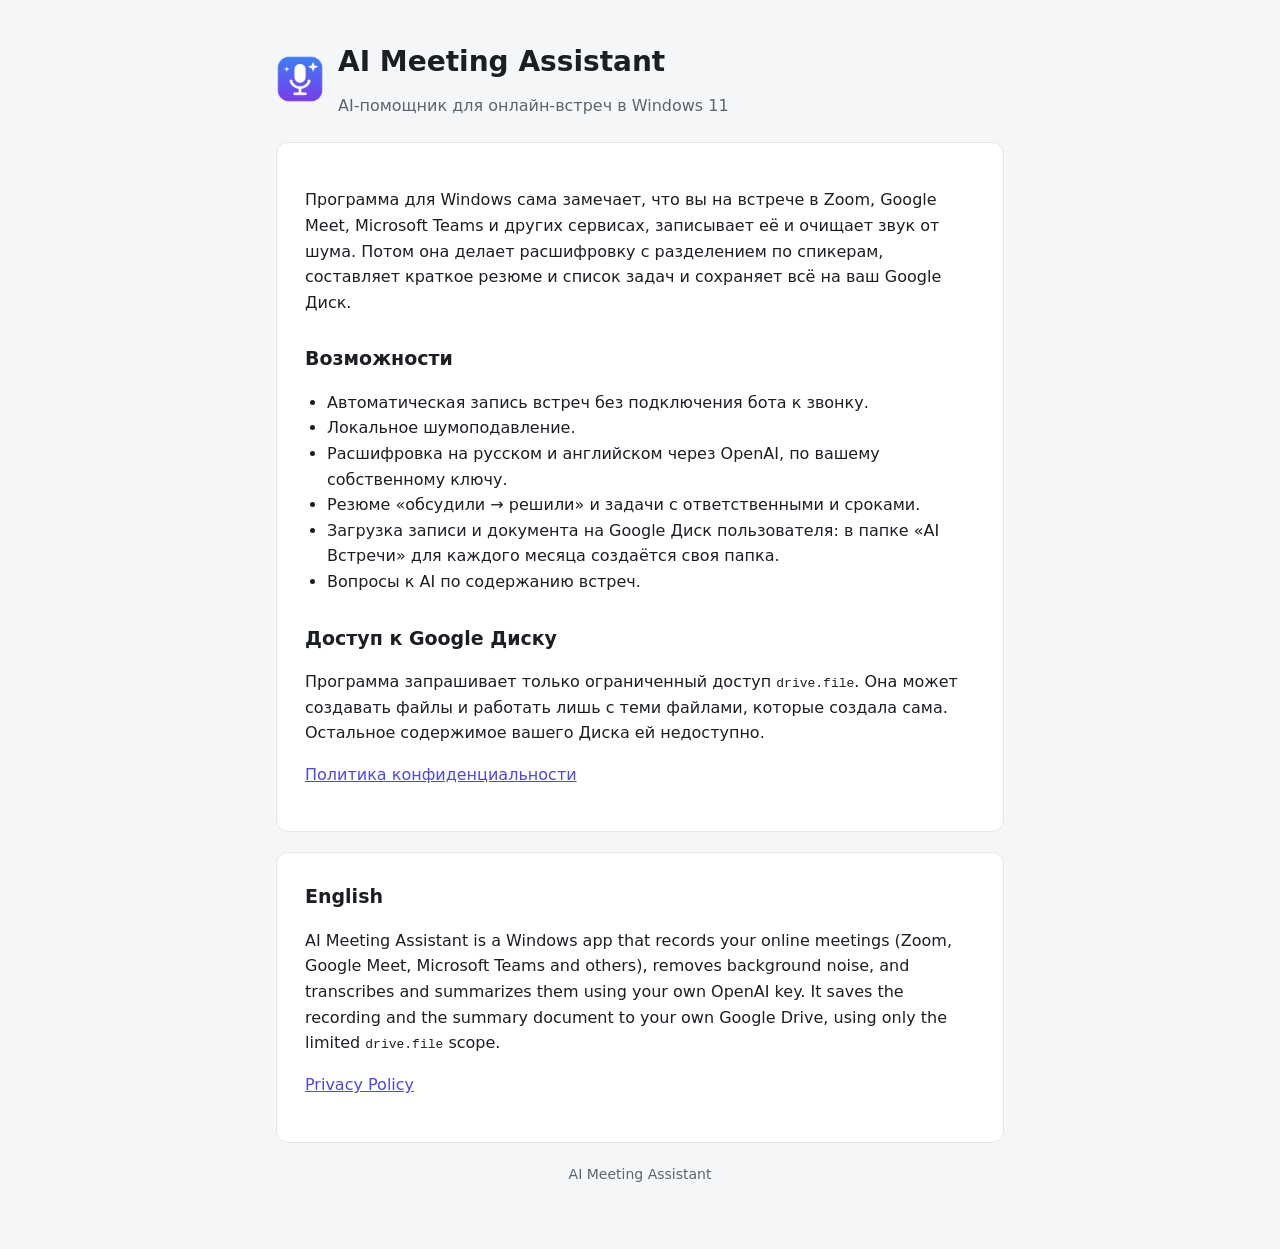
<file: index.html>
<!doctype html>
<html lang="ru">
<head>
<meta charset="utf-8">
<meta name="viewport" content="width=device-width, initial-scale=1">
<title>AI Meeting Assistant</title>
<link rel="icon" href="icon.png">
<link rel="stylesheet" href="style.css">
</head>
<body>
<main>
  <header><img src="icon.png" alt=""><div><h1>AI Meeting Assistant</h1><div class="muted">AI-помощник для онлайн-встреч в Windows 11</div></div></header>
  <div class="card">
    <p>Программа для Windows сама замечает, что вы на встрече в Zoom, Google Meet, Microsoft Teams и других сервисах, записывает её и очищает звук от шума. Потом она делает расшифровку с разделением по спикерам, составляет краткое резюме и список задач и сохраняет всё на ваш Google Диск.</p>
    <h2>Возможности</h2>
    <ul>
      <li>Автоматическая запись встреч без подключения бота к звонку.</li>
      <li>Локальное шумоподавление.</li>
      <li>Расшифровка на русском и английском через OpenAI, по вашему собственному ключу.</li>
      <li>Резюме «обсудили → решили» и задачи с ответственными и сроками.</li>
      <li>Загрузка записи и документа на Google Диск пользователя: в папке «AI Встречи» для каждого месяца создаётся своя папка.</li>
      <li>Вопросы к AI по содержанию встреч.</li>
    </ul>
    <h2>Доступ к Google Диску</h2>
    <p>Программа запрашивает только ограниченный доступ <code>drive.file</code>. Она может создавать файлы и работать лишь с теми файлами, которые создала сама. Остальное содержимое вашего Диска ей недоступно.</p>
    <p><a href="privacy.html">Политика конфиденциальности</a></p>
  </div>
  <div class="card">
    <h2 style="margin-top:0">English</h2>
    <p>AI Meeting Assistant is a Windows app that records your online meetings (Zoom, Google Meet, Microsoft Teams and others), removes background noise, and transcribes and summarizes them using your own OpenAI key. It saves the recording and the summary document to your own Google Drive, using only the limited <code>drive.file</code> scope.</p>
    <p><a href="privacy.html">Privacy Policy</a></p>
  </div>
  <footer>AI Meeting Assistant</footer>
</main>
</body>
</html>
</file>
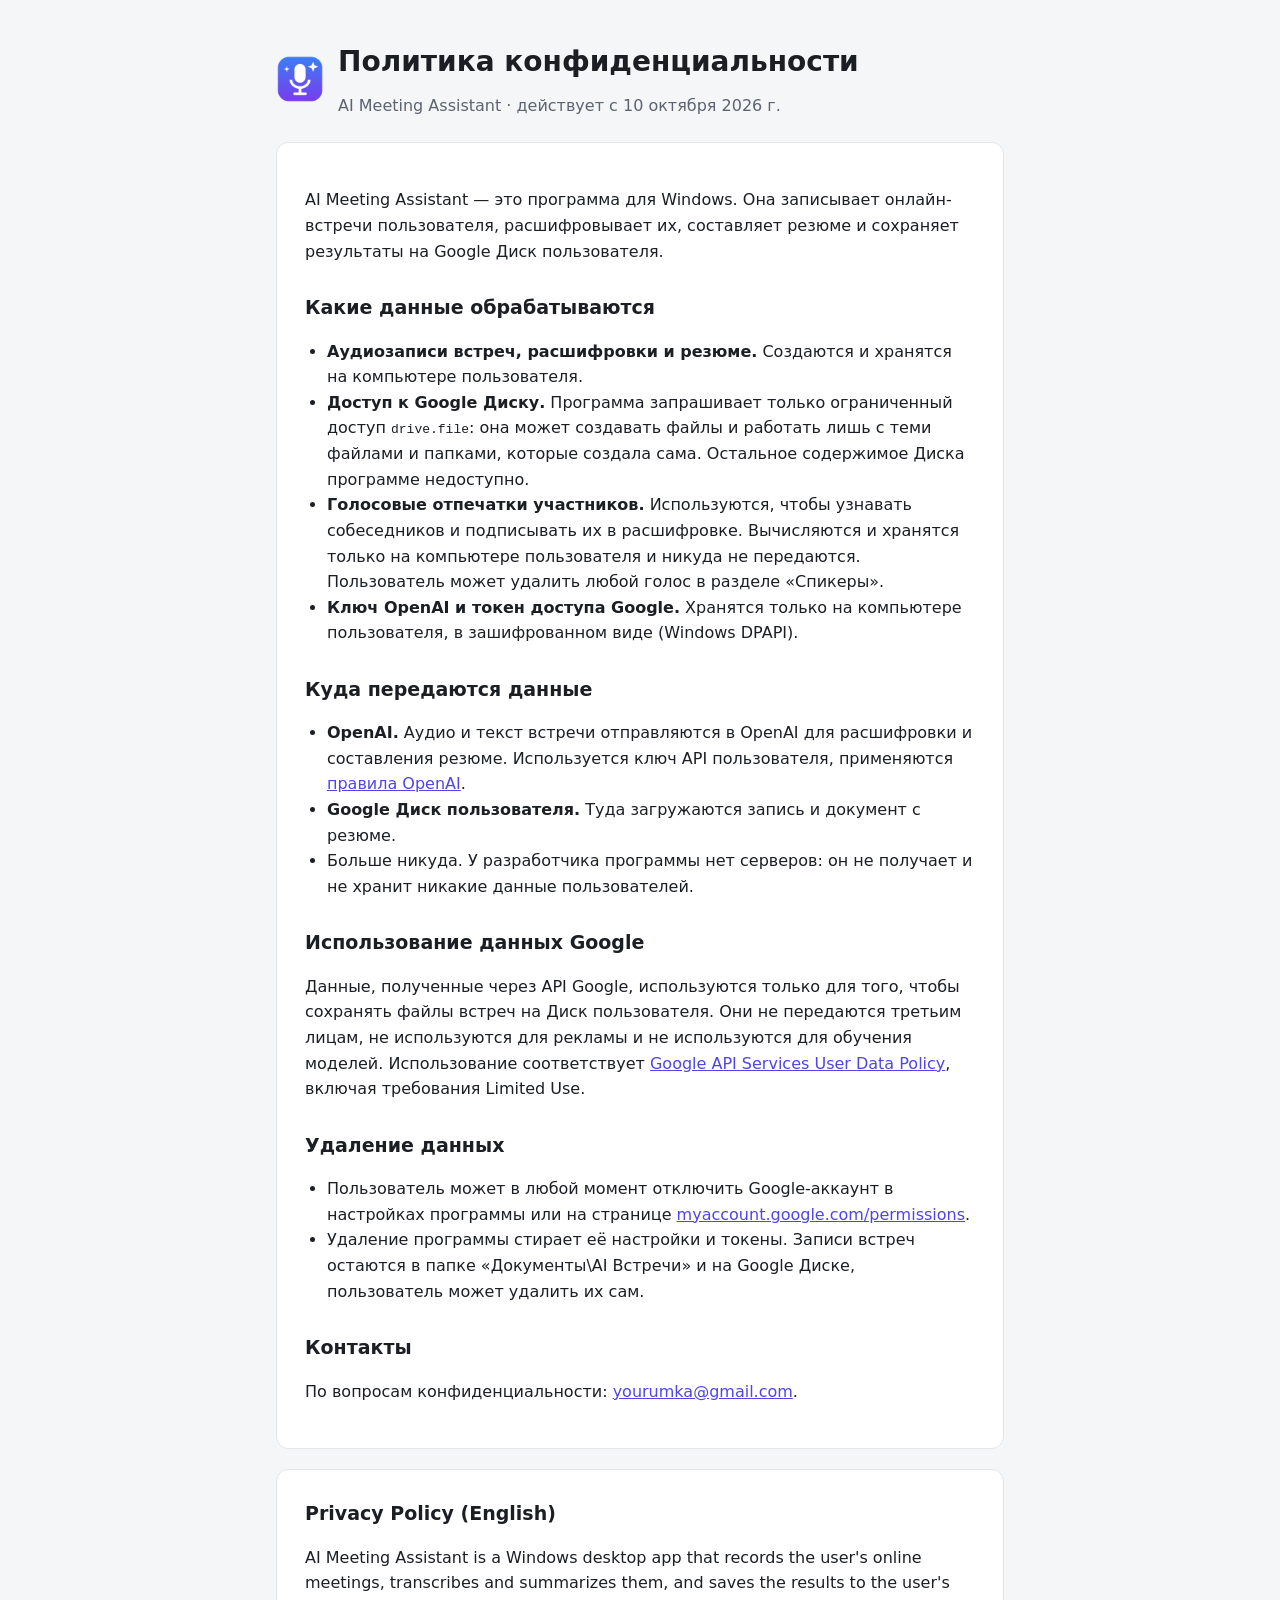
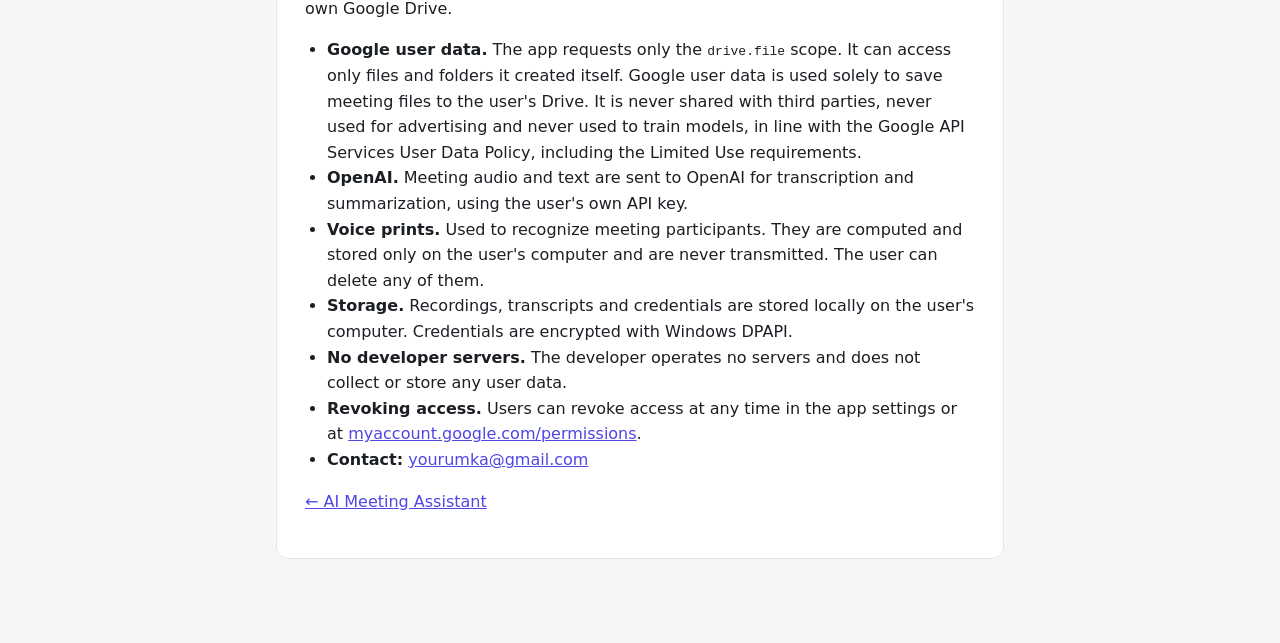
<file: privacy.html>
<!doctype html>
<html lang="ru">
<head>
<meta charset="utf-8">
<meta name="viewport" content="width=device-width, initial-scale=1">
<title>Политика конфиденциальности — AI Meeting Assistant</title>
<link rel="icon" href="icon.png">
<link rel="stylesheet" href="style.css">
</head>
<body>
<main>
  <header><img src="icon.png" alt=""><div><h1>Политика конфиденциальности</h1><div class="muted">AI Meeting Assistant · действует с 10 октября 2026 г.</div></div></header>
  <div class="card">
    <p>AI Meeting Assistant — это программа для Windows. Она записывает онлайн-встречи пользователя, расшифровывает их, составляет резюме и сохраняет результаты на Google Диск пользователя.</p>

    <h2>Какие данные обрабатываются</h2>
    <ul>
      <li><b>Аудиозаписи встреч, расшифровки и резюме.</b> Создаются и хранятся на компьютере пользователя.</li>
      <li><b>Доступ к Google Диску.</b> Программа запрашивает только ограниченный доступ <code>drive.file</code>: она может создавать файлы и работать лишь с теми файлами и папками, которые создала сама. Остальное содержимое Диска программе недоступно.</li>
      <li><b>Голосовые отпечатки участников.</b> Используются, чтобы узнавать собеседников и подписывать их в расшифровке. Вычисляются и хранятся только на компьютере пользователя и никуда не передаются. Пользователь может удалить любой голос в разделе «Спикеры».</li>
      <li><b>Ключ OpenAI и токен доступа Google.</b> Хранятся только на компьютере пользователя, в зашифрованном виде (Windows DPAPI).</li>
    </ul>

    <h2>Куда передаются данные</h2>
    <ul>
      <li><b>OpenAI.</b> Аудио и текст встречи отправляются в OpenAI для расшифровки и составления резюме. Используется ключ API пользователя, применяются <a href="https://openai.com/policies/privacy-policy">правила OpenAI</a>.</li>
      <li><b>Google Диск пользователя.</b> Туда загружаются запись и документ с резюме.</li>
      <li>Больше никуда. У разработчика программы нет серверов: он не получает и не хранит никакие данные пользователей.</li>
    </ul>

    <h2>Использование данных Google</h2>
    <p>Данные, полученные через API Google, используются только для того, чтобы сохранять файлы встреч на Диск пользователя. Они не передаются третьим лицам, не используются для рекламы и не используются для обучения моделей. Использование соответствует <a href="https://developers.google.com/terms/api-services-user-data-policy">Google API Services User Data Policy</a>, включая требования Limited Use.</p>

    <h2>Удаление данных</h2>
    <ul>
      <li>Пользователь может в любой момент отключить Google-аккаунт в настройках программы или на странице <a href="https://myaccount.google.com/permissions">myaccount.google.com/permissions</a>.</li>
      <li>Удаление программы стирает её настройки и токены. Записи встреч остаются в папке «Документы\AI Встречи» и на Google Диске, пользователь может удалить их сам.</li>
    </ul>

    <h2>Контакты</h2>
    <p>По вопросам конфиденциальности: <a href="mailto:yourumka@gmail.com">yourumka@gmail.com</a>.</p>
  </div>

  <div class="card">
    <h2 style="margin-top:0">Privacy Policy (English)</h2>
    <p>AI Meeting Assistant is a Windows desktop app that records the user's online meetings, transcribes and summarizes them, and saves the results to the user's own Google Drive.</p>
    <ul>
      <li><b>Google user data.</b> The app requests only the <code>drive.file</code> scope. It can access only files and folders it created itself. Google user data is used solely to save meeting files to the user's Drive. It is never shared with third parties, never used for advertising and never used to train models, in line with the Google API Services User Data Policy, including the Limited Use requirements.</li>
      <li><b>OpenAI.</b> Meeting audio and text are sent to OpenAI for transcription and summarization, using the user's own API key.</li>
      <li><b>Voice prints.</b> Used to recognize meeting participants. They are computed and stored only on the user's computer and are never transmitted. The user can delete any of them.</li>
      <li><b>Storage.</b> Recordings, transcripts and credentials are stored locally on the user's computer. Credentials are encrypted with Windows DPAPI.</li>
      <li><b>No developer servers.</b> The developer operates no servers and does not collect or store any user data.</li>
      <li><b>Revoking access.</b> Users can revoke access at any time in the app settings or at <a href="https://myaccount.google.com/permissions">myaccount.google.com/permissions</a>.</li>
      <li><b>Contact:</b> <a href="mailto:yourumka@gmail.com">yourumka@gmail.com</a></li>
    </ul>
    <p><a href="index.html">← AI Meeting Assistant</a></p>
  </div>
</main>
</body>
</html>
</file>
<file: style.css>
:root { --text:#1b1f24; --muted:#5b6470; --accent:#4f46e5; --bg:#f5f6f8; --card:#fff; --border:#e3e5e8; }
@media (prefers-color-scheme: dark) { :root { --text:#e8eaed; --muted:#a0a7b1; --accent:#8b85ff; --bg:#15171a; --card:#1e2125; --border:#2e3238; } }
* { box-sizing: border-box; }
body { margin:0; font-family:"Segoe UI",system-ui,-apple-system,Arial,sans-serif; background:var(--bg); color:var(--text); line-height:1.6; }
main { max-width:760px; margin:0 auto; padding:40px 16px 64px; }
.card { background:var(--card); border:1px solid var(--border); border-radius:12px; padding:28px; margin-bottom:20px; }
h1 { font-size:28px; margin:0 0 8px; } h2 { font-size:19px; margin:28px 0 8px; }
.muted { color:var(--muted); } a { color:var(--accent); }
header { display:flex; align-items:center; gap:14px; margin-bottom:24px; }
header img { width:48px; height:48px; border-radius:12px; }
ul { padding-left:22px; } footer { color:var(--muted); font-size:14px; text-align:center; }
</file>
